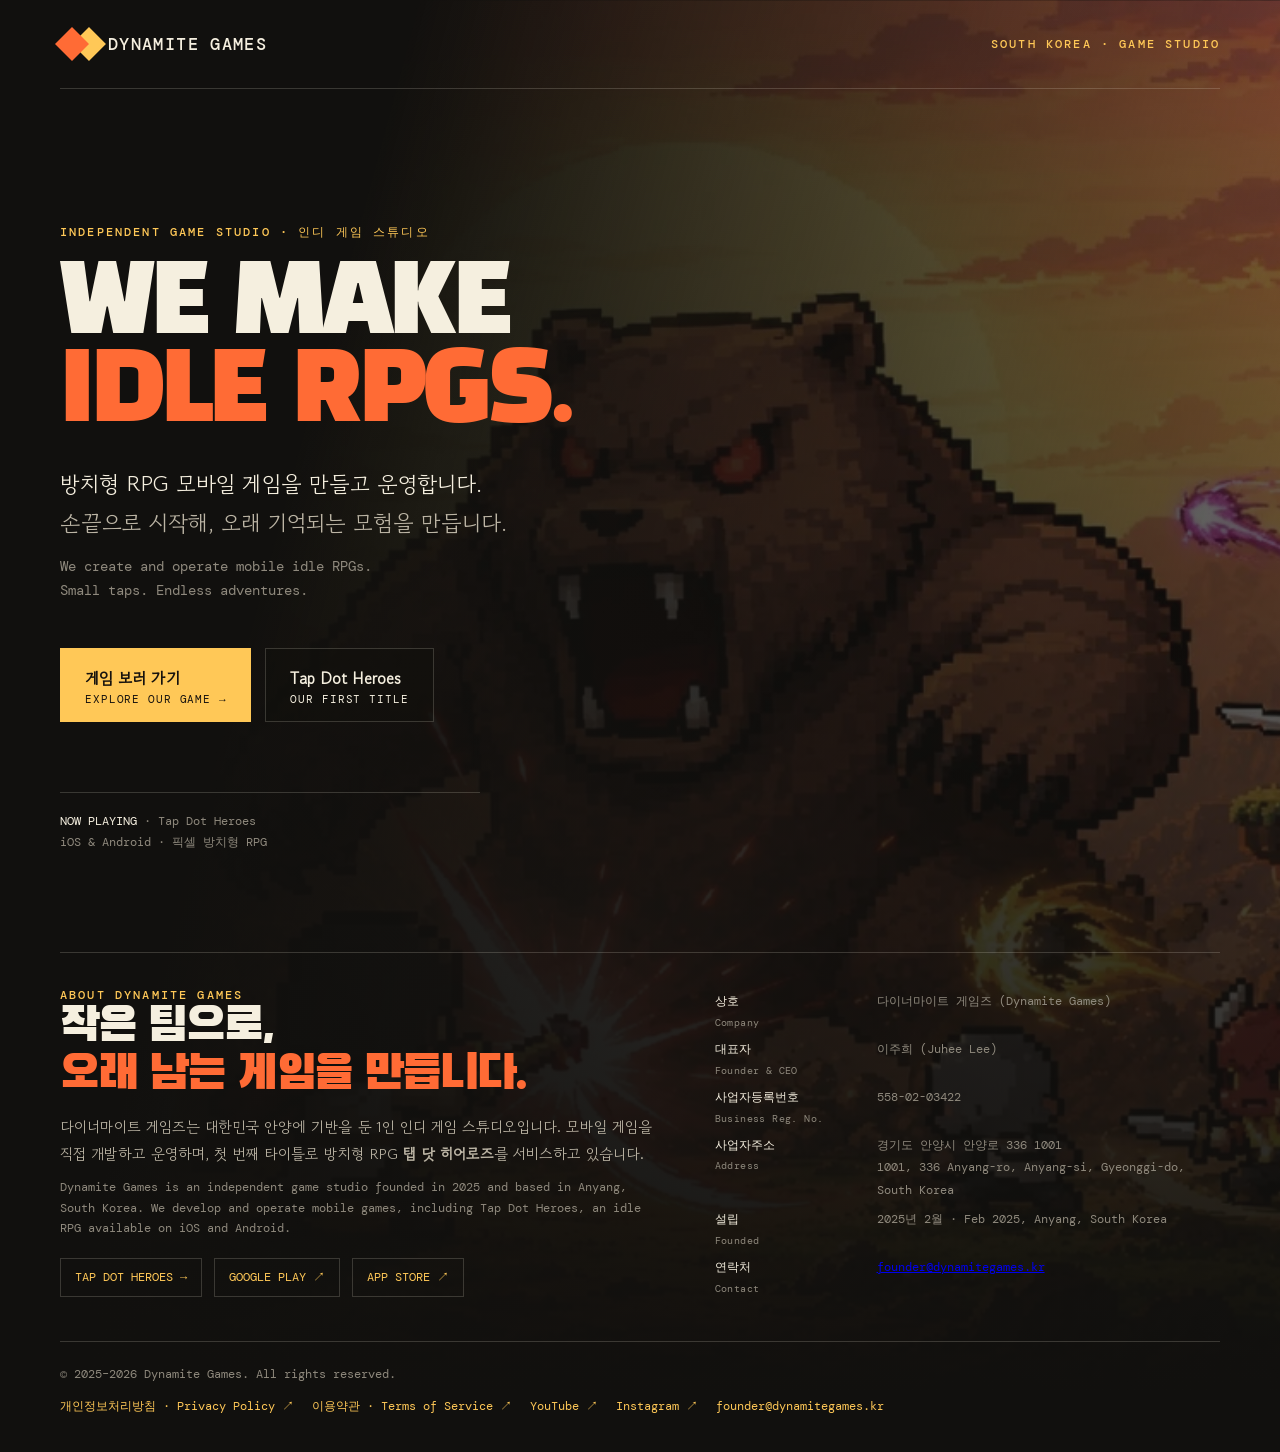
<file: index.html>
<!doctype html>
<html lang="ko">
<head>
  <meta charset="UTF-8" /><meta name="viewport" content="width=device-width, initial-scale=1.0" />
  <meta name="description" content="Dynamite Games — 대한민국의 방치형 RPG 모바일 게임 스튜디오." />
  <meta name="theme-color" content="#11100d" />
  <link rel="icon" href="data:image/svg+xml,%3Csvg xmlns='http://www.w3.org/2000/svg' viewBox='0 0 32 32'%3E%3Crect width='32' height='32' fill='%2311100d'/%3E%3Crect x='9' y='13' width='10' height='10' fill='%23ff6b35' transform='rotate(45 14 18)'/%3E%3Crect x='19' y='7' width='5' height='5' fill='%23ffc857' transform='rotate(45 21.5 9.5)'/%3E%3C/svg%3E" />
  <link rel="canonical" href="https://dynamitegames.kr/" />
  <meta property="og:type" content="website" />
  <meta property="og:site_name" content="Dynamite Games" />
  <meta property="og:title" content="Dynamite Games | Indie mobile idle RPG studio" />
  <meta property="og:description" content="Dynamite Games is an independent studio in Anyang, South Korea, developing and operating mobile idle RPGs. Tap Dot Heroes is available on iOS and Android." />
  <meta property="og:url" content="https://dynamitegames.kr/" />
  <meta property="og:image" content="https://dynamitegames.kr/games/tap-dot-heroes/assets/hero-battle.webp" />
  <meta name="twitter:card" content="summary_large_image" /><title>Dynamite Games | 방치형 RPG 모바일 게임 스튜디오</title>
  <link rel="preconnect" href="https://fonts.googleapis.com" /><link rel="preconnect" href="https://fonts.gstatic.com" crossorigin />
  <link href="https://fonts.googleapis.com/css2?family=Black+Han+Sans&family=DM+Mono:wght@400;500&family=Gowun+Dodum&display=swap" rel="stylesheet" />
  <style>
    :root{--ink:#f5efdf;--muted:#bcb5a5;--orange:#ff6b35;--yellow:#ffc857;--line:rgba(245,239,223,.18)}*{box-sizing:border-box}html,body{margin:0;min-height:100%;background:#11100d;color:var(--ink)}body{font-family:'Gowun Dodum',sans-serif;overflow-x:hidden}body:before{content:"";position:fixed;inset:0;pointer-events:none;opacity:.13;background-image:radial-gradient(#fff .7px,transparent .7px);background-size:5px 5px;mix-blend-mode:screen}.page{min-height:100vh;position:relative;isolation:isolate;overflow:hidden}.backdrop{position:absolute;inset:0;z-index:-2;background:linear-gradient(105deg,#11100d 25%,rgba(17,16,13,.72) 53%,rgba(17,16,13,.2)),url('./games/tap-dot-heroes/assets/hero-battle.webp') center/cover;filter:saturate(.82)}.backdrop:after{content:"";position:absolute;inset:0;background:linear-gradient(180deg,rgba(17,16,13,.1),#11100d 96%)}header,main{width:min(1160px,calc(100% - 48px));margin:auto}header{padding:32px 0;display:flex;justify-content:space-between;align-items:center;border-bottom:1px solid var(--line);animation:rise .8s both}.logo{display:flex;align-items:center;gap:16px;font:500 17px 'DM Mono',monospace;letter-spacing:.08em}.logo-mark{width:24px;height:24px;background:var(--orange);box-shadow:12px -12px var(--yellow);transform:rotate(45deg);margin-right:8px}.kicker{color:var(--yellow);font:500 12px 'DM Mono',monospace;letter-spacing:.18em;text-transform:uppercase}main{padding:clamp(90px,15vh,170px) 0 100px}.copy{max-width:650px;animation:rise .9s .12s both}h1{margin:20px 0 26px;font:normal clamp(48px,7.5vw,96px)/.92 'Black Han Sans',sans-serif;letter-spacing:-.04em;text-transform:uppercase}h1 span{color:var(--orange);display:block}.intro{margin:0;max-width:530px;color:var(--muted);font-size:clamp(17px,2vw,22px);line-height:1.8}.intro strong{color:var(--ink);font-weight:normal}.intro-en{display:block;margin-top:12px;font:14px/1.7 'DM Mono',monospace;color:#8f897d}.actions{display:flex;gap:14px;flex-wrap:wrap;margin-top:46px}.button{display:inline-flex;flex-direction:column;gap:2px;padding:17px 24px 15px;text-decoration:none;color:#16120e;background:var(--yellow);border:1px solid var(--yellow);transition:.2s}.button:hover{transform:translateY(-4px);background:var(--orange);border-color:var(--orange)}.button .ko{font-size:16px;font-weight:bold}.button .en{font:11px 'DM Mono',monospace;letter-spacing:.08em;text-transform:uppercase}.button.secondary{color:var(--ink);background:rgba(17,16,13,.45);border-color:var(--line)}.button.secondary:hover{background:var(--ink);color:#11100d}.note{margin-top:70px;padding-top:18px;border-top:1px solid var(--line);width:min(100%,420px);color:#8f897d;font:12px/1.7 'DM Mono',monospace}.note b{color:var(--ink);font-weight:normal}@keyframes rise{from{opacity:0;transform:translateY(22px)}to{opacity:1;transform:none}}@media(max-width:620px){.logo{font-size:15px;gap:12px}.logo-mark{width:20px;height:20px;box-shadow:10px -10px var(--yellow)}header,main{width:calc(100% - 36px)}header{padding:24px 0}main{padding-top:100px}.backdrop{background-position:62% center}h1{font-size:clamp(46px,15vw,72px)}.intro{font-size:16px}.actions,.button{width:100%}.button{align-items:center}}
    
  .company{width:min(1160px,calc(100% - 48px));margin:0 auto;padding:34px 0 40px;border-top:1px solid var(--line);display:grid;grid-template-columns:1.2fr 1fr;gap:48px}.company h2{margin:0 0 14px;font:normal clamp(30px,4vw,48px)/1 "Black Han Sans",sans-serif;letter-spacing:-.04em}.company h2 span{color:var(--orange)}.company p{margin:0;color:var(--muted);font-size:15px;line-height:1.8}.company .en{display:block;margin-top:10px;color:#8f897d;font:12px/1.7 "DM Mono",monospace}.company-details{color:#8f897d;font:12px/1.9 "DM Mono",monospace}.company-details strong{color:var(--ink);font-weight:normal}.store-links{display:flex;gap:12px;flex-wrap:wrap;margin-top:20px}.store-links a{padding:10px 14px;border:1px solid var(--line);color:var(--yellow);text-decoration:none;font:12px "DM Mono",monospace}.store-links a:hover{border-color:var(--yellow);color:var(--orange)}@media(max-width:620px){.company{width:calc(100% - 36px);grid-template-columns:1fr;gap:28px}.company-details{font-size:11px}}
    .company-details div{display:grid;grid-template-columns:150px 1fr;gap:12px;padding:3px 0}.company-details strong span{display:block;color:#8f897d;font-size:10px;letter-spacing:.04em}
    .site-footer{width:min(1160px,calc(100% - 48px));margin:0 auto;padding:22px 0 36px;border-top:1px solid var(--line);display:flex;justify-content:space-between;flex-wrap:wrap;gap:12px 24px;color:#8f897d;font:12px/1.7 'DM Mono',monospace}.site-footer a{color:var(--yellow);text-decoration:none}.site-footer a:hover{color:var(--orange)}.site-footer nav{display:flex;gap:18px;flex-wrap:wrap}
    a:focus-visible{outline:2px solid var(--yellow);outline-offset:3px}
    @media(max-width:620px){.company-details div{grid-template-columns:1fr;gap:0}.site-footer{width:calc(100% - 36px)}}
  </style>
</head>
<body><div class="page"><div class="backdrop" aria-hidden="true"></div><header><div class="logo"><i class="logo-mark"></i> DYNAMITE GAMES</div><div class="kicker">SOUTH KOREA · GAME STUDIO</div></header><main><div class="copy"><div class="kicker">Independent game studio · 인디 게임 스튜디오</div><h1>We make<br /><span>idle RPGs.</span></h1><p class="intro"><strong>방치형 RPG 모바일 게임을 만들고 운영합니다.</strong><br />손끝으로 시작해, 오래 기억되는 모험을 만듭니다.<span class="intro-en" lang="en">We create and operate mobile idle RPGs.<br />Small taps. Endless adventures.</span></p><div class="actions"><a class="button" href="./games/tap-dot-heroes/index.html"><span class="ko">게임 보러 가기</span><span class="en">Explore our game →</span></a><a class="button secondary" href="./games/tap-dot-heroes/index.html"><span class="ko">Tap Dot Heroes</span><span class="en">Our first title</span></a></div><div class="note"><b>NOW PLAYING</b> · Tap Dot Heroes<br />iOS &amp; Android · 픽셀 방치형 RPG</div></div></main><section class="company" id="about" aria-labelledby="about-title"><div><div class="kicker">ABOUT DYNAMITE GAMES</div><h2 id="about-title">작은 팀으로,<br /><span>오래 남는 게임을 만듭니다.</span></h2><p>다이너마이트 게임즈는 대한민국 안양에 기반을 둔 1인 인디 게임 스튜디오입니다. 모바일 게임을 직접 개발하고 운영하며, 첫 번째 타이틀로 방치형 RPG <strong>탭 닷 히어로즈</strong>를 서비스하고 있습니다.</p><span class="en" lang="en">Dynamite Games is an independent game studio founded in 2025 and based in Anyang, South Korea. We develop and operate mobile games, including Tap Dot Heroes, an idle RPG available on iOS and Android.</span><div class="store-links"><a href="./games/tap-dot-heroes/index.html">TAP DOT HEROES →</a><a href="https://play.google.com/store/apps/details?id=com.dynamitegames.tapdotheroes" target="_blank" rel="noopener noreferrer">GOOGLE PLAY ↗</a><a href="https://apps.apple.com/kr/app/id6753194721" target="_blank" rel="noopener noreferrer">APP STORE ↗</a></div></div><div class="company-details">
<div><strong>상호<span>Company</span></strong><span>다이너마이트 게임즈 (Dynamite Games)</span></div>
<div><strong>대표자<span>Founder &amp; CEO</span></strong><span>이주희 (Juhee Lee)</span></div>
<div><strong>사업자등록번호<span>Business Reg. No.</span></strong><span>558-02-03422</span></div>
<div><strong>사업자주소<span>Address</span></strong><span>경기도 안양시 안양로 336 1001<br /><span lang="en">1001, 336 Anyang-ro, Anyang-si, Gyeonggi-do, South Korea</span></span></div>
<div><strong>설립<span>Founded</span></strong><span>2025년 2월 · Feb 2025, Anyang, South Korea</span></div>
<div><strong>연락처<span>Contact</span></strong><a href="mailto:founder@dynamitegames.kr">founder@dynamitegames.kr</a></div>
</div></section><footer class="site-footer"><span>© 2025–2026 Dynamite Games. All rights reserved.</span><nav aria-label="Legal">
    <a href="https://dynamitegames-dev.blogspot.com/2025/07/tap-dot-heroes-privacy-policy.html" target="_blank" rel="noopener noreferrer">개인정보처리방침 · Privacy Policy ↗</a>
    <a href="https://dynamitegames-dev.blogspot.com/2026/10/tap-dot-heroes-terms-of-service.html" target="_blank" rel="noopener noreferrer">이용약관 · Terms of Service ↗</a>
    <a href="https://www.youtube.com/@DynamiteGamesKR" target="_blank" rel="noopener noreferrer">YouTube ↗</a>
    <a href="https://www.instagram.com/dynamitegames.kr" target="_blank" rel="noopener noreferrer">Instagram ↗</a>
    <!-- <a href="https://www.linkedin.com/in/YOUR-ID" target="_blank" rel="noopener noreferrer">LinkedIn ↗</a> -->
    <a href="mailto:founder@dynamitegames.kr">founder@dynamitegames.kr</a></nav></footer></div></body></html>
</file>
